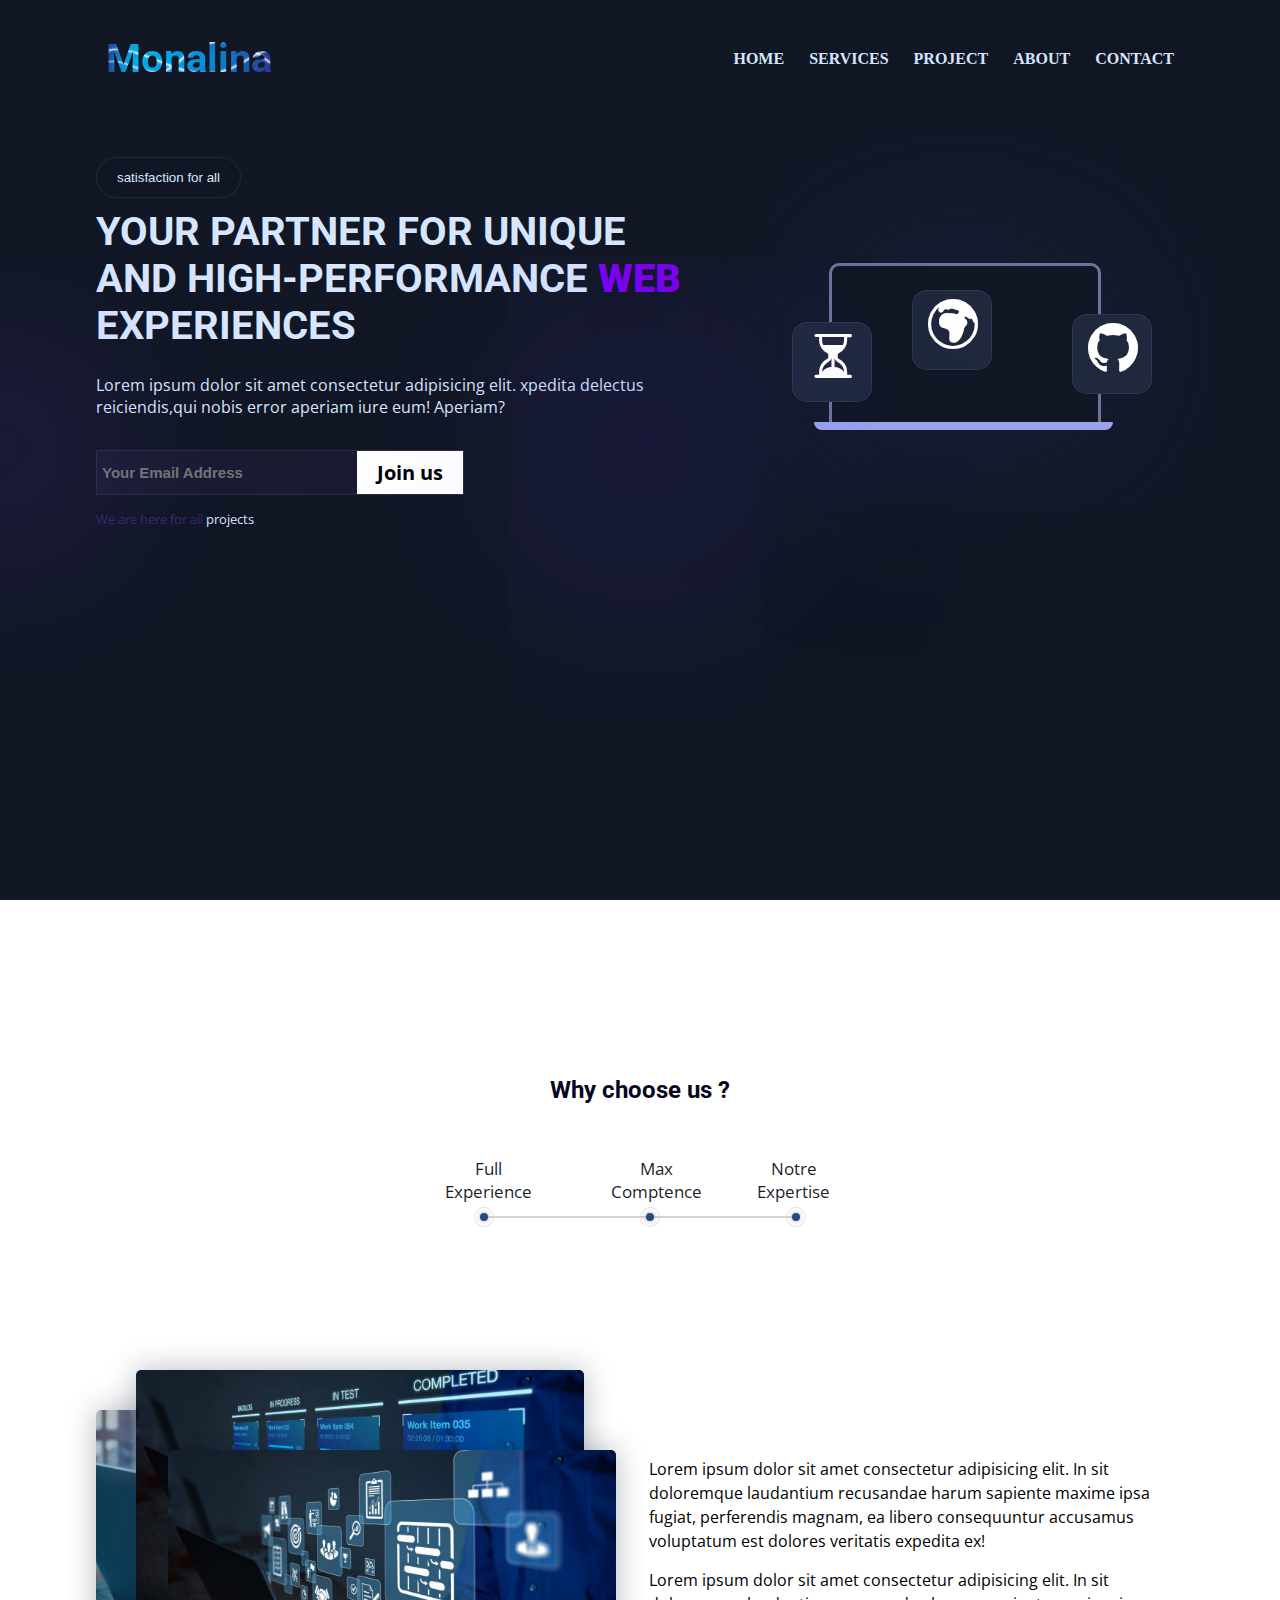
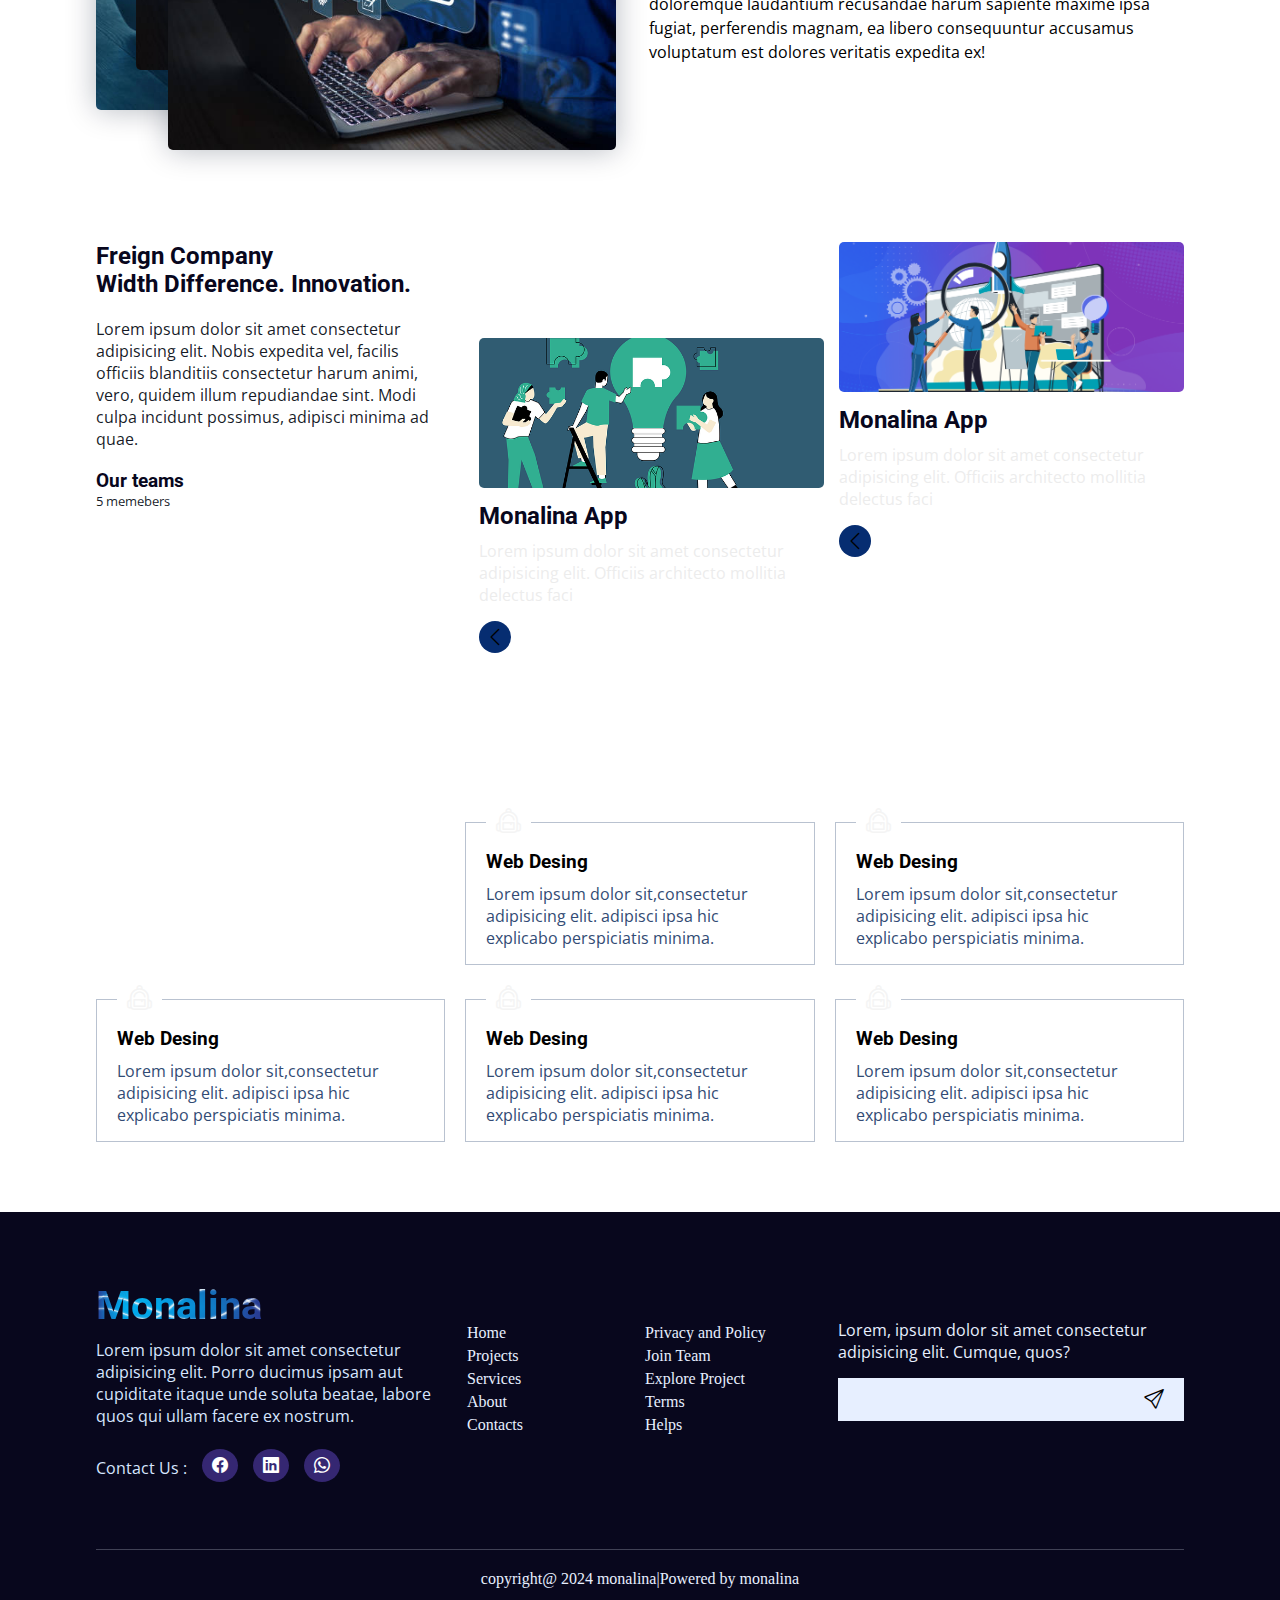
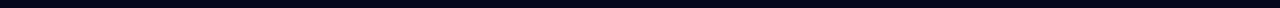
<file: src/index.html>
<!DOCTYPE html>
<html lang="en">
<head>
    <meta charset="UTF-8">
    <meta name="viewport" content="width=device-width, initial-scale=1.0">
    <link rel="stylesheet" href="../public/asserts/bootstrap/font/bootstrap-icons.css">
    <link rel="stylesheet" href="global.css">
    <title>Document</title>
</head>
<body>
    <!-- HEADER -->

    <header>
        <nav>
            <div class="nav-bar">
                <div class="logo">
                    <h1>Monalina</h1>
                </div>
                <ul>
                    <li>
                        <a href="">Home</a>
                    </li>
                    <li>
                        <a href="">Services</a>
                    </li>
                    <li>
                        <a href="">Project</a>
                    </li>
                    <li>
                        <a href="./pages/about.html">About</a>
                    </li>
                    <li>
                        <a href="./pages/contact.html">Contact</a>
                    </li>
                </ul>
                <div class="responsive-bar"><i class="bi bi-list"></i></div>
            </div>
        </nav>

        <!-- hero -->

        <div class="hero">
            <div class="description">
                <button>satisfaction for all</button>
                <h1>
                    Your partner for unique <br> and  high-performance <strong>web</strong> experiences
                </h1>
                <p>
                    Lorem ipsum dolor sit amet consectetur adipisicing elit. 
                    xpedita delectus reiciendis,qui nobis error aperiam iure eum! Aperiam?
                </p>
                <form action="">
                    <div class="input-email">
                        <input type="email" placeholder="Your Email Address">
                        <b>Join us</b>
                    </div>
                </form>
                <small>We are here for all <b>projects</b></small>
            </div>
            <div class="example">
                <div class="device">
                    <div class="div"></div>
                    <div>
                        <div class="git"><i class="bi bi-github"></i></div>
                        <div class="world"><i class="bi bi-globe-europe-africa"></i></div>
                        <div class="glass"><i class="bi bi-hourglass-split"></i></div>
                    </div>
                </div>
                <div></div>
            </div>
        </div>
        <!-- end hero -->

    </header>

    <!-- END HEADER -->

    <!-- MAIN -->

    <main>
        <section>
            <div class="container">

                <!-- chooses -->
                <div class="chooses">
                    <div class="choose-us">
                        <h2>Why choose us ?</h2>
                        <div class="ex">
                            <small>
                                <p>Full <br> Experience</p>
                                <span></span>
                            </small>
                            <small>
                                <p>Max <br> Comptence</p>
                                <span></span>
                            </small>
                            <small>
                                <p>Notre <br>Expertise</p>
                                <span></span>
                            </small>
                        </div>
                    </div>
                    <div class="start-with">
                        <div>
                            <img src="../public/asserts/images/start/choose3.jpg" alt="">
                            <img src="../public/asserts/images/start/choose2.jpg" alt="">
                            <img src="../public/asserts/images/start/choose1.jpg" alt="">
                        </div>
                        <div>
                            <p>
                                Lorem ipsum dolor sit amet consectetur adipisicing elit.
                                In sit doloremque laudantium recusandae harum sapiente 
                                maxime ipsa fugiat, perferendis magnam, ea libero consequuntur accusamus voluptatum est dolores veritatis expedita ex!
                            </p>
                            <p>
                                Lorem ipsum dolor sit amet consectetur adipisicing elit.
                                In sit doloremque laudantium recusandae harum sapiente
                                maxime ipsa fugiat, perferendis magnam, ea libero consequuntur accusamus voluptatum est dolores veritatis expedita ex!
                            </p>
                        </div>
                    </div>
                </div>
                <!-- end chooses -->

                <!-- project container -->
                <div class="projects-container">
                    <div class="projects">
                        <div class="project-infos pro">
                            <h2>
                                Freign Company <br>
                                Width Difference.
                                Innovation.
                            </h2>
                            <p>
                                Lorem ipsum dolor sit amet consectetur adipisicing elit. 
                                Nobis expedita vel, facilis officiis blanditiis
                                consectetur harum animi, vero, quidem illum repudiandae sint. Modi culpa incidunt possimus, adipisci minima ad quae.
                            </p>
                            <div class="team">
                                <h3>Our teams</h3>
                                <small>5 memebers</small>
                            </div>
                        </div>
                        <div class="our-projects pro">
                            <div class="one project">
                                <img src="../public/asserts/images/start/p1.webp" alt="">
                                <h2>Monalina App</h2>
                                <p>
                                    Lorem ipsum dolor sit amet consectetur adipisicing elit. 
                                    Officiis architecto mollitia delectus faci
                                </p>
                                <i class="bi bi-chevron-left"></i>
                            </div>
                            <div class="two project">
                                <img src="../public/asserts/images/start/p2.png" alt="">
                                <h2>Monalina App</h2>
                                <p>
                                    Lorem ipsum dolor sit amet consectetur adipisicing elit. 
                                    Officiis architecto mollitia delectus faci
                                </p>
                                <i class="bi bi-chevron-left"></i>
                            </div>
                        </div>
                    </div>
                </div>
                <!-- end project container -->

                <!-- services -->
                <div class="services">
                    <div class="our-services">
                        <h2 class="text">
                            
                        </h2>
                        <fieldset>
                            <legend><i class="bi bi-backpack2"></i></legend>
                            <div>
                                <h3>Web Desing</h3>
                                <p>
                                    Lorem ipsum dolor sit,consectetur adipisicing elit. 
                                    adipisci ipsa hic explicabo perspiciatis minima.
                                </p>
                            </div>
                        </fieldset>
                        <fieldset>
                            <legend><i class="bi bi-backpack2"></i></legend>
                            <div>
                                <h3>Web Desing</h3>
                                <p>
                                    Lorem ipsum dolor sit,consectetur adipisicing elit. 
                                    adipisci ipsa hic explicabo perspiciatis minima.
                                </p>
                            </div>
                        </fieldset>
                        <fieldset>
                            <legend><i class="bi bi-backpack2"></i></legend>
                            <div>
                                <h3>Web Desing</h3>
                                <p>
                                    Lorem ipsum dolor sit,consectetur adipisicing elit. 
                                    adipisci ipsa hic explicabo perspiciatis minima.
                                </p>
                            </div>
                        </fieldset>
                        <fieldset>
                            <legend><i class="bi bi-backpack2"></i></legend>
                            <div>
                                <h3>Web Desing</h3>
                                <p>
                                    Lorem ipsum dolor sit,consectetur adipisicing elit. 
                                    adipisci ipsa hic explicabo perspiciatis minima.
                                </p>
                            </div>
                        </fieldset>
                        <fieldset>
                            <legend><i class="bi bi-backpack2"></i></legend>
                            <div>
                                <h3>Web Desing</h3>
                                <p>
                                    Lorem ipsum dolor sit,consectetur adipisicing elit. 
                                    adipisci ipsa hic explicabo perspiciatis minima.
                                </p>
                            </div>  
                        </fieldset>
                    </div>
                </div>
                <!-- end services -->
            </div>
        </section>
    </main>

    <!-- END MAIN -->

    <!-- FOOTER -->

    <footer>
        <div class="footer-container">
            <div class="logo">
                <h1>Monalina</h1>
                <p>
                    Lorem ipsum dolor sit amet consectetur adipisicing elit. 
                    Porro ducimus ipsam aut cupiditate itaque unde soluta beatae, 
                    labore quos qui ullam facere ex nostrum. 
                </p>
                <div class="contacts">
                    <b>Contact Us :</b>
                    <a href="">
                        <i class="bi bi-facebook"></i>
                    </a>
                    <a href="">
                        <i class="bi bi-linkedin"></i>
                    </a>
                    <a href="">
                        <i class="bi bi-whatsapp"></i>
                    </a>
                </div>
            </div>
            <div class="footer-content">
                <div>
                    <h3>Navigation</h3>
                    <ul>
                        <li>
                            <a href="">Home</a>
                        </li>
                        <li>
                            <a href="">Projects</a>
                        </li>
                        <li>
                            <a href="">Services</a>
                        </li>
                        <li>
                            <a href="">About</a>
                        </li>
                        <li>
                            <a href="">Contacts</a>
                        </li>
                    </ul>
                </div>
                <div>
                    <h3>Configuration</h3>
                    <ul>
                        <li>
                            <a href="">Privacy and Policy</a>
                        </li>
                        <li>
                            <a href="">Join Team</a>
                        </li>
                        <li>
                            <a href="">Explore Project</a>
                        </li>
                        <li>
                            <a href="">Terms</a>
                        </li>
                        <li>
                            <a href="">Helps</a>
                        </li>
                    </ul>
                </div>
            </div>
            <div>
                <h3>NewsLetter</h3>
                <p>
                    Lorem, ipsum dolor sit amet consectetur 
                    adipisicing elit. Cumque, quos?
                </p>
                <form action="">
                    <div class="input-email">
                        <input type="email" name="" id="">
                        <i class="bi bi-send"></i>
                    </div>
                </form>
            </div>
        </div>
        <div class="copyright">
            <div>copyright@ 2024 monalina|Powered by monalina</div>
        </div>
    </footer>

    <!-- END FOOTER -->


    <!-- Script JavaScript -->

    <script src="script.js" type="module"></script>
</body>
</html>
</file>
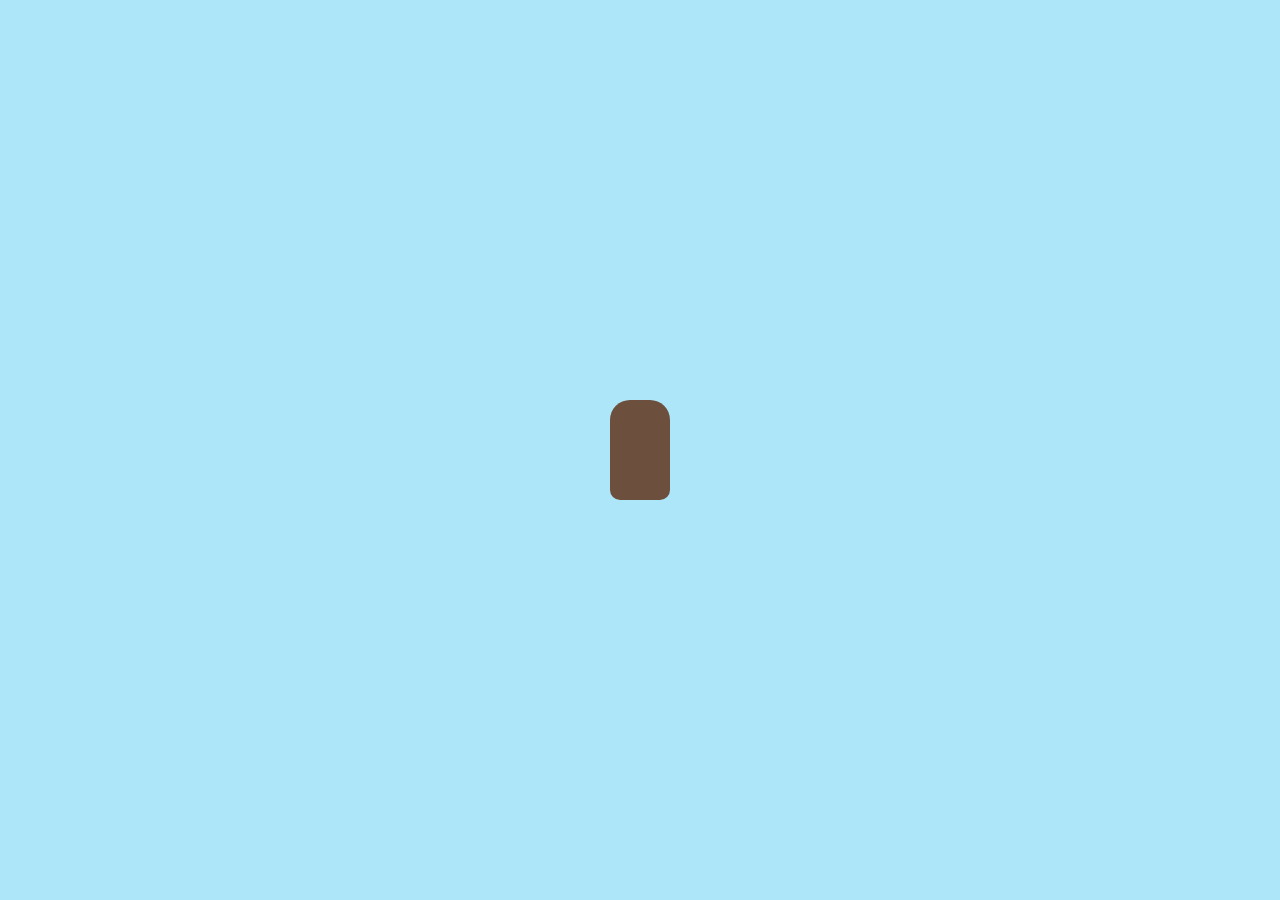
<file: src/test.html>
<!DOCTYPE html>
<html lang="fr">
<head>
  <meta charset="UTF-8">
  <meta name="viewport" content="width=device-width, initial-scale=1.0">
  <title>Flottement</title>
  <style>
    body {
      background: #aee6f9; /* eau claire */
      display: flex;
      justify-content: center;
      align-items: center;
      height: 100vh;
      margin: 0;
    }

    .bottle {
      width: 60px;
      height: 100px;
      background: #6c4f3d; /* couleur bouteille */
      border-radius: 20px 20px 10px 10px;
      animation: float 3s ease-in-out infinite;
    }

    @keyframes float {
      0%   { 
        transform: translateY(0px) rotate(-1deg);
      }
      50%  { transform: translateY(-10px) rotate(5deg); }
      100% { transform: translateY(0px) rotate(-1deg); }
    }
  </style>
</head>
<body>
  <div class="bottle"></div>
</body>
</html>
</file>
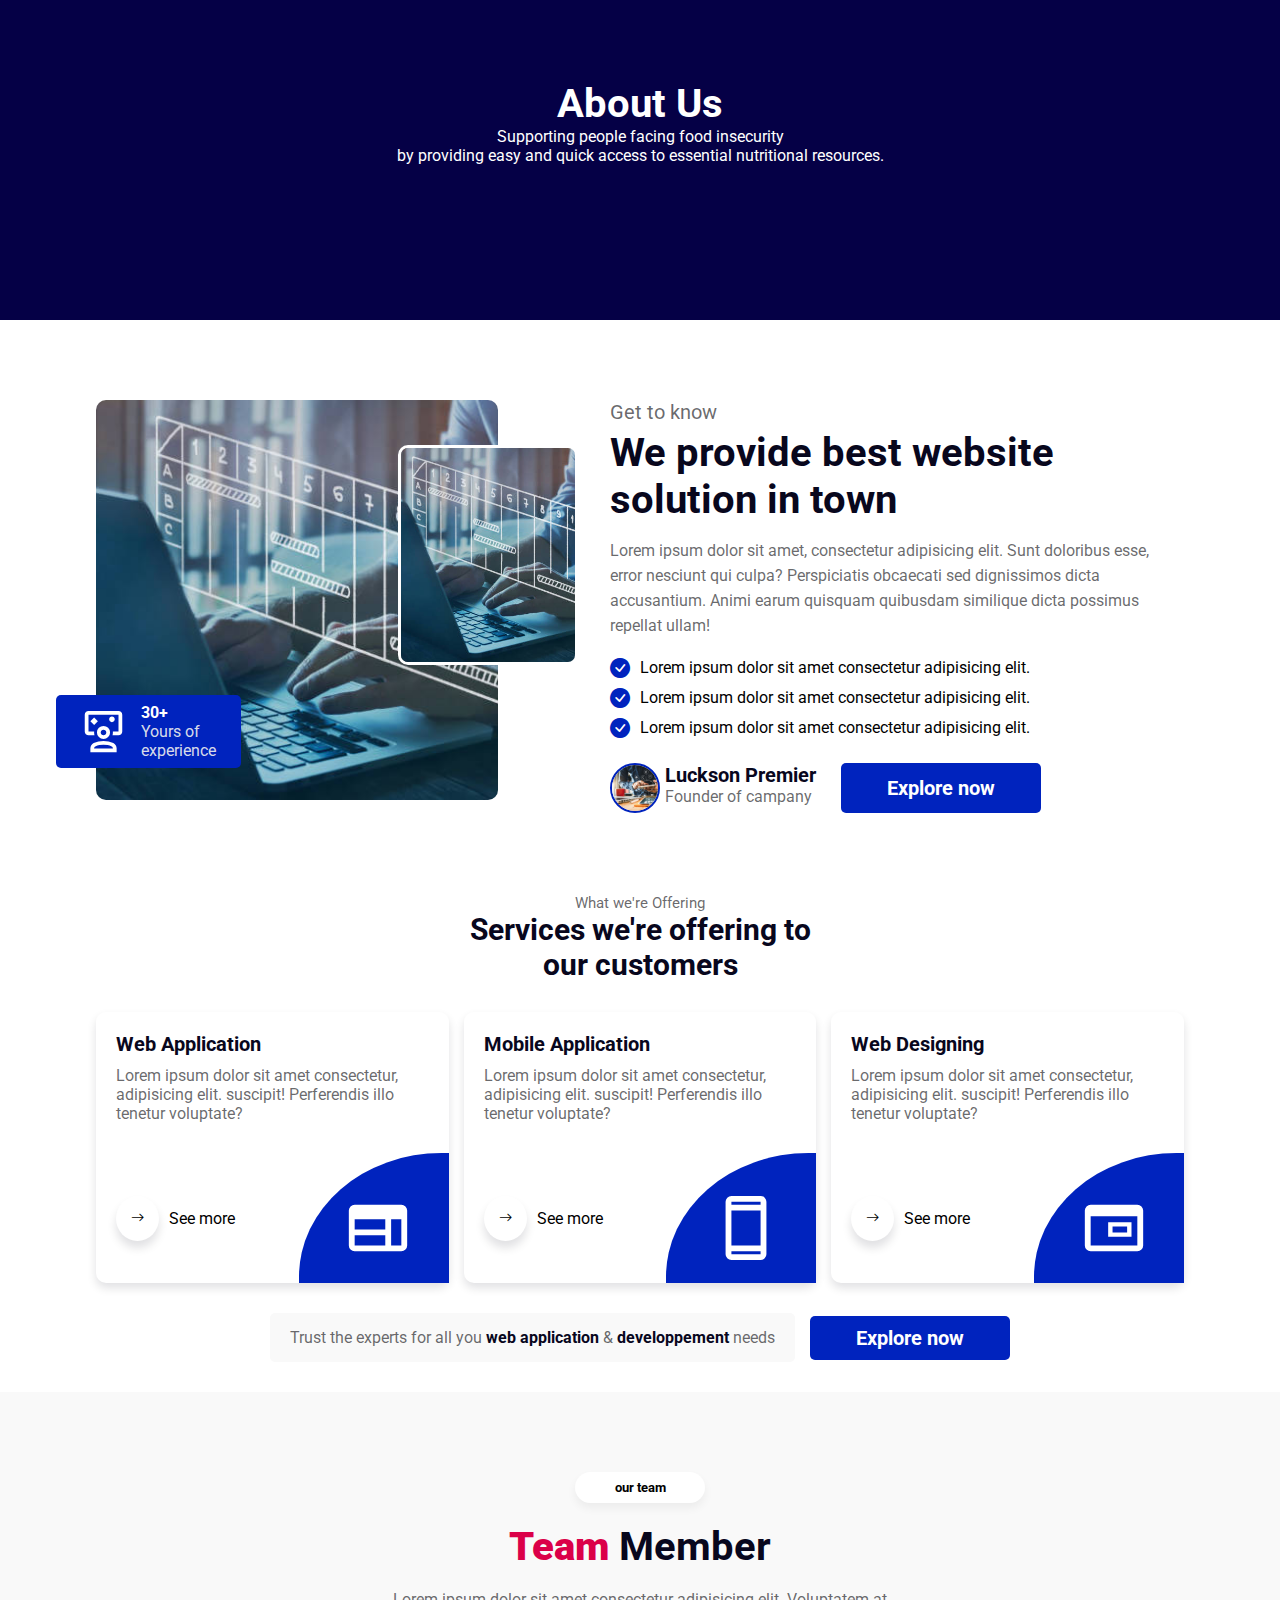
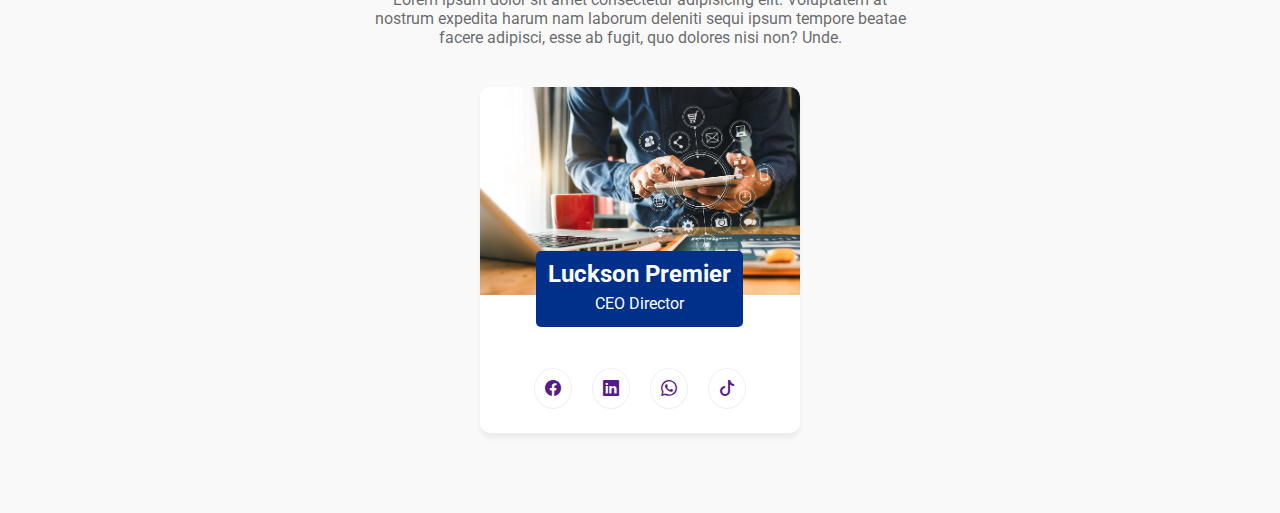
<file: src/pages/about.html>
<!DOCTYPE html>
<html lang="en">
<head>
    <meta charset="UTF-8">
    <meta name="viewport" content="width=device-width, initial-scale=1.0">
    <link rel="stylesheet" href="../../public/asserts/bootstrap/font/bootstrap-icons.css">
    <link rel="stylesheet" href="../styleSheet/about.css">
    <title>Document</title>
    <style>

    </style>
</head>
<body>
 
    <section>
        <div class="about-hero">
            <div class="hero">
                <h1>About Us</h1>
                <p>
                    Supporting people facing food insecurity </br> 
                    by providing easy and quick access to essential nutritional resources.
                </p>
            </div>
        </div>
    </section>

    <main>
        <section>
            <div class="about-content">
                <div class="images">
                    <img src="../../public/asserts/images/start/choose3.jpg" alt="">
                    <img src="../../public/asserts/images/start/choose3.jpg" alt="">
                    <div>
                        <svg 
                            xmlns="http://www.w3.org/2000/svg" 
                            height="45px" 
                            viewBox="0 -960 960 960" 
                            width="45px" 
                            fill="#ffffff">
                            <path 
                                d="m280-620 80-80-80-80-80 80 80 80Zm200-40ZM160-400q-33 
                                0-56.5-23.5T80-480v-360q0-33 23.5-56.5T160-920h640q33 0 56.5 
                                23.5T880-840v360q0 33-23.5 56.5T800-400H671q6-20 8-40t0-40h121v-360H160v360h121q-2
                                20 0 40t8 40H160Zm500-280q25 0 42.5-17.5T720-740q0-25-17.5-42.5T660-800q-25
                                0-42.5 17.5T600-740q0 25 17.5 42.5T660-680ZM200-40v-84q0-35 19.5-65t51.5-45q49-23 
                                102-34.5T480-280q54 0 107 11.5T689-234q32 15 51.5 45t19.5 65v84H200Zm80-80h400v-4q0-12-7-22t-18-15q-42-19-86-29t-89-10q-45
                                0-89 10t-86 29q-11 5-18 15t-7 22v4Zm200-200q-58 0-99-41t-41-99q0-58 41-99t99-41q58 0 99 
                                41t41 99q0 58-41 99t-99 41Zm0-80q25 0 42.5-17.5T540-460q0-25-17.5-42.5T480-520q-25 
                                0-42.5 17.5T420-460q0 25 17.5 42.5T480-400Zm0-60Zm0 340Z"/>
                        </svg>
                        <div>
                            <b>30+</b>
                            <p>
                                Yours of <br>
                                experience
                            </p>
                        </div>
                    </div>
                </div>
                <div class="offers">
                    <small>Get to know</small>
                    <h1>We provide best website solution in town</h1>
                    <p>
                        Lorem ipsum dolor sit amet, consectetur adipisicing elit. Sunt doloribus esse, error nesciunt qui culpa? Perspiciatis obcaecati sed dignissimos dicta accusantium. 
                        Animi earum quisquam quibusdam similique dicta possimus repellat ullam!
                    </p>
                    <div class="works">
                        <div>
                            <i class="bi bi-check-circle-fill"></i>
                            <p>Lorem ipsum dolor sit amet consectetur adipisicing elit.</p>
                        </div>
                        <div>
                            <i class="bi bi-check-circle-fill"></i>
                            <p>Lorem ipsum dolor sit amet consectetur adipisicing elit.</p>
                        </div>
                        <div>
                            <i class="bi bi-check-circle-fill"></i>
                            <p>Lorem ipsum dolor sit amet consectetur adipisicing elit.</p>
                        </div>
                    </div>
                    <div class="admin-infos">
                        <div class="infos">
                            <div class="image">
                                <img src="../../public/asserts/images/start/start-tarp.webp" alt="">
                            </div>
                            <div class="name">
                                <h2>Luckson Premier</h2>
                                <p>Founder of campany</p>
                            </div>
                        </div>
                        <button>Explore now</button>
                    </div>
                </div>
            </div>
        </section>

        <section>
            <!-- all offers  -->
            <div class="all-offers">

                <div class="title">
                    <small>What we're Offering</small>
                    <h2>Services we're offering to <br> our customers</h2>
                </div>

                <!-- offers -->
                <div class="best-offers">
                    <div class="offers">
                        <div class="service">
                            <h2>Web Application</h2>
                            <p>
                                Lorem ipsum dolor sit amet consectetur, adipisicing elit.
                                suscipit! Perferendis illo tenetur voluptate?
                            </p>
                        </div>
                        <div class="explore">
                            <div>
                                <button><i class="bi bi-arrow-right"></i></button>
                                <p>See more</p>
                            </div>
                            <div>
                                <svg 
                                    xmlns="http://www.w3.org/2000/svg" 
                                    height="70px" 
                                    viewBox="0 -960 960 960" 
                                    width="70px" 
                                    fill="#ffffff">
                                    <path 
                                        d="M160-160q-33 0-56.5-23.5T80-240v-480q0-33 23.5-56.5T160-800h640q33
                                        0 56.5 23.5T880-720v480q0 33-23.5 56.5T800-160H160Zm0-80h420v-140H160v140Zm500 
                                        0h140v-360H660v360ZM160-460h420v-140H160v140Z"/>
                                </svg>
                            </div>
                        </div>
                    </div>
                    <div class="offers">
                        <div class="service">
                            <h2>Mobile Application</h2>
                            <p>
                                Lorem ipsum dolor sit amet consectetur, adipisicing elit.
                                suscipit! Perferendis illo tenetur voluptate?
                            </p>
                        </div>
                        <div class="explore">
                            <div>
                                <button><i class="bi bi-arrow-right"></i></button>
                                <p>See more</p>
                            </div>
                            <div>
                                <svg 
                                    xmlns="http://www.w3.org/2000/svg" 
                                    height="70px" 
                                    viewBox="0 -960 960 960" 
                                    width="70px" 
                                    fill="#ffffff">

                                    <path 
                                        d="M280-40q-33 0-56.5-23.5T200-120v-720q0-33 
                                        23.5-56.5T280-920h400q33 0 56.5 23.5T760-840v720q0 33-23.5 
                                        56.5T680-40H280Zm0-120v40h400v-40H280Zm0-80h400v-480H280v480Zm0-560h400v-40H280v40Zm0 
                                        0v-40 40Zm0 640v40-40Z"/>
                                </svg>
                            </div>
                        </div>
                    </div>
                    <div class="offers">
                        <div class="service">
                            <h2>Web Designing</h2>
                            <p>
                                Lorem ipsum dolor sit amet consectetur, adipisicing elit.
                                suscipit! Perferendis illo tenetur voluptate?
                            </p>
                        </div>
                        <div class="explore">
                            <div>
                                <button><i class="bi bi-arrow-right"></i></button>
                                <p>See more</p>
                            </div>
                            <div>
                                <svg 
                                    xmlns="http://www.w3.org/2000/svg" 
                                    height="70px" 
                                    viewBox="0 -960 960 960" 
                                    width="70px" 
                                    fill="#ffffff">
                                    <path d="M460-420h200v-80H460v80Zm-60 60v-200h320v200H400ZM160-160q-33
                                        0-56.5-23.5T80-240v-480q0-33 23.5-56.5T160-800h640q33 
                                        0 56.5 23.5T880-720v480q0 33-23.5 56.5T800-160H160Zm0-80h640v-400H160v400Z"/>
                                    </svg>
                            </div>
                        </div>
                    </div>  
                </div>
                <!-- end offers -->

                <div class="expert">
                    <p>Trust the experts for all you <b>web application</b> & <b>developpement</b>  needs</p>
                    <button>Explore now</button>
                </div>
            </div>
                <!-- end all offers  -->
        </section>


        <section class="team">
            <!-- team members  -->
            <div class="team-members">

                <div class="title">
                    <button>
                        <b>our team</b>
                    </button>
                    <h1><strong>Team</strong> Member</h1>
                    <p>
                        Lorem ipsum dolor sit amet consectetur adipisicing elit.
                        Voluptatem at nostrum expedita harum nam laborum deleniti sequi 
                        ipsum tempore beatae facere adipisci, esse ab fugit, quo dolores nisi non? Unde.
                    </p>
                </div>

                <!-- members -->
                <div class="members">
                    <div class="member">
                        <img src="../../public/asserts/images/start/start-tarp.webp" alt="">
                        <div class="identity">
                            <div>
                                <h2>Luckson Premier</h2>
                                <p>CEO Director</p>
                            </div>
                            <div class="media">
                                <a href="">
                                    <i class="bi bi-facebook"></i>
                                </a>
                                <a href="">
                                    <i class="bi bi-linkedin"></i>
                                </a>
                                <a href="">
                                    <i class="bi bi-whatsapp"></i>
                                </a>
                                <a href="">
                                    <i class="bi bi-tiktok"></i>
                                </a>
                            </div>
                        </div>
                    </div>
                </div>
                <!-- end members -->
            </div>
                <!-- end team members -->
        </section>  
    </main>

</body>
</html>
</file>
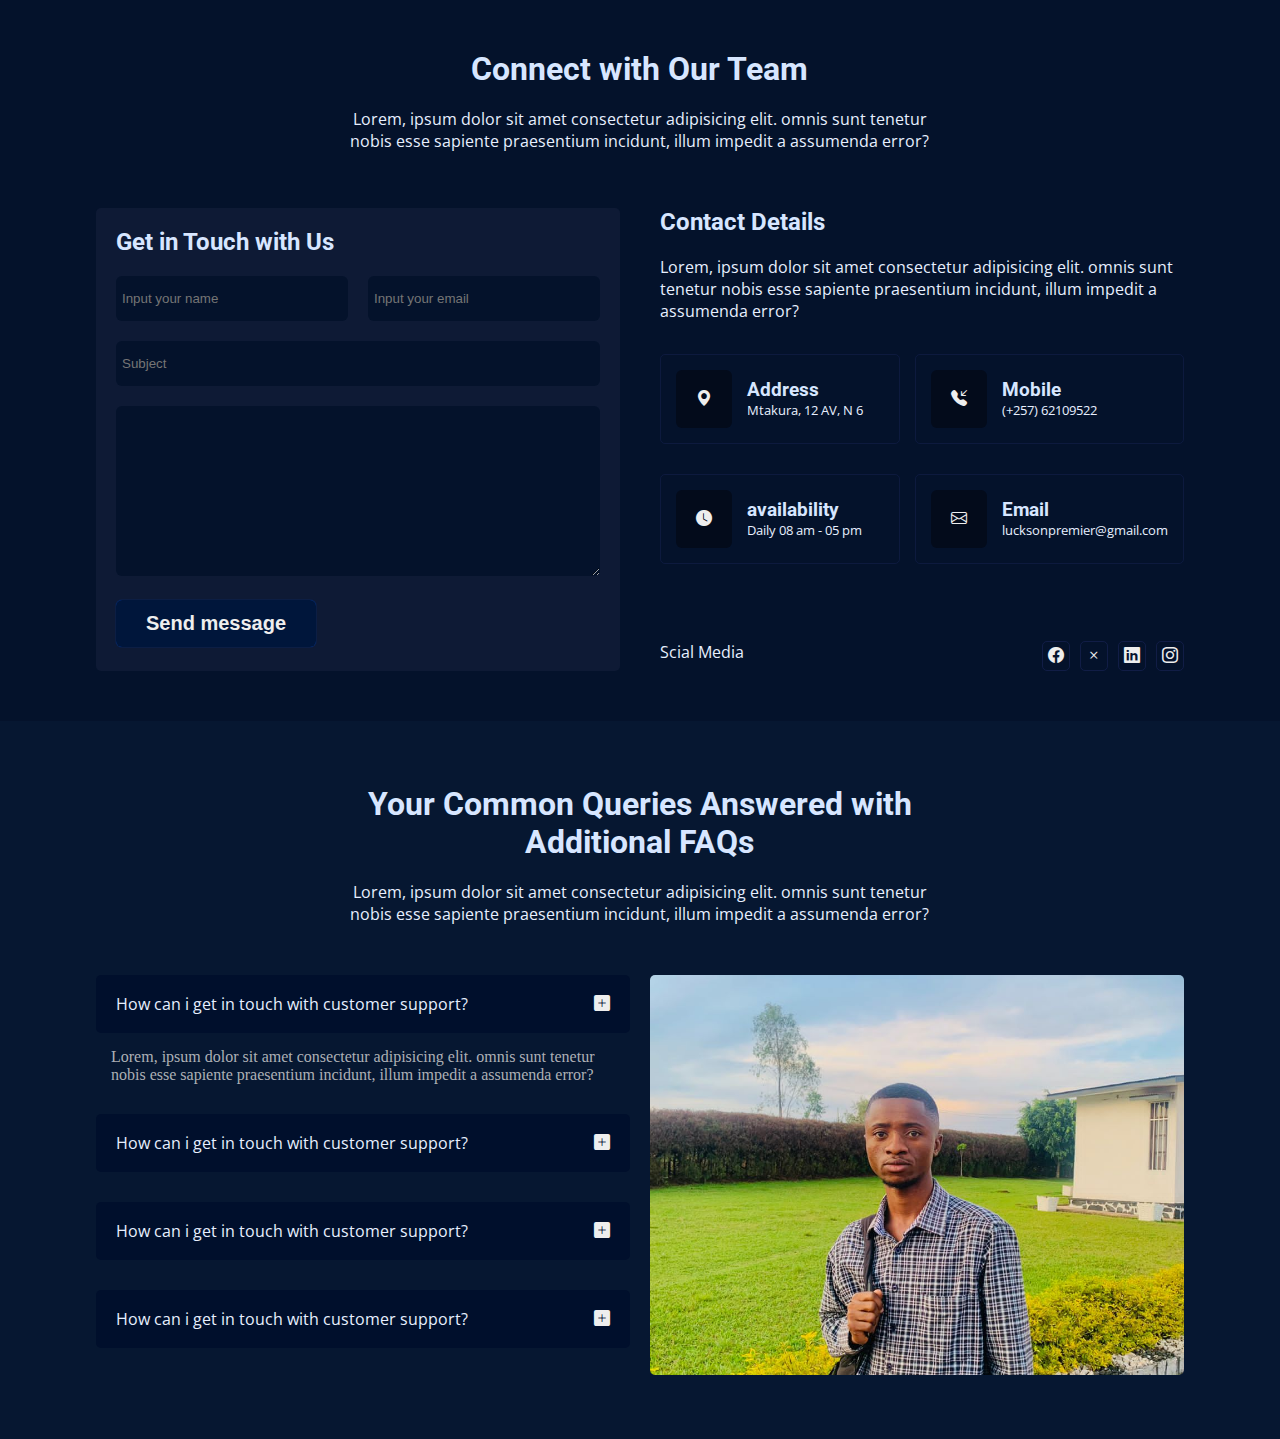
<file: src/pages/contact.html>
<!DOCTYPE html>
<html lang="en">
<head>
    <meta charset="UTF-8">
    <meta name="viewport" content="width=device-width, initial-scale=1.0">
    <link rel="stylesheet" href="../../public/asserts/bootstrap/font/bootstrap-icons.css">
    <link rel="stylesheet" href="../styleSheet/contact.css">
    <title>Document</title>
</head>
<body>
    <div class="contact-container">
        <div class="contact-informations">

            <!-- contact -->
            <div class="main-title">
                <h1>Connect with Our Team</h1>
                <p>
                    Lorem, ipsum dolor sit amet consectetur adipisicing elit.
                    omnis sunt tenetur nobis esse sapiente praesentium incidunt,
                    illum impedit a assumenda error?
                </p>
            </div>
            <div class="contacts">
                <div class="contact-form">
                    <h2>Get in Touch with Us</h2>
                    <form action="">
                        <div class="inputs">
                            <input type="text" placeholder="Input your name" required>
                            <input type="email" placeholder="Input your email" required>
                        </div>
                        <div class="subject">
                            <input type="text" placeholder="Subject">
                        </div>
                        <div class="area">
                            <textarea name="" id="" rows="10" required></textarea>
                        </div>
                        <button type="submit">Send message</button>
                    </form>
                </div>
                <div class="contact-details">
                    <div class="title">
                        <h2>Contact Details</h2>
                        <p>
                            Lorem, ipsum dolor sit amet consectetur adipisicing elit.
                            omnis sunt tenetur nobis esse sapiente praesentium incidunt,
                            illum impedit a assumenda error?
                        </p>
                    </div>
                    <div class="details">
                        <address class="address-availability parent-selection">
                            <div class="address child-selection">
                                <i class="bi bi-geo-alt-fill"></i>
                                <div>
                                    <h3>Address</h3>
                                    <small>Mtakura, 12 AV, N 6</small>
                                </div>
                            </div>
                            <div class="availability child-selection">
                                <i class="bi bi-clock-fill"></i>
                                <div>
                                    <h3>availability</h3>
                                    <small>Daily 08 am - 05 pm</small>
                                </div>
                            </div>
                        </address>
                        <address class="mail-phone-contact parent-selection">
                            <div class="phone child-selection">
                                <i class="bi bi-telephone-inbound-fill"></i>
                                <div>
                                    <h3>Mobile</h3>
                                    <small>(+257) 62109522</small>
                                </div>
                            </div>
                            <div class="email child-selection">
                                <i class="bi bi-envelope"></i>
                                <div>
                                    <h3>Email</h3>
                                    <small>lucksonpremier@gmail.com</small>
                                </div>
                            </div>
                        </address>
                    </div>
                    <div class="social-media">
                        <b>Scial Media</b>
                        <div class="media-icons">
                            <a href=""><i class="bi bi-facebook"></i></a>
                            <a href=""><i class="bi bi-x"></i></a>
                            <a href=""><i class="bi bi-linkedin"></i></a>
                            <a href=""><i class="bi bi-instagram"></i></a>
                        </div>
                    </div>
                </div>
            </div>
            <!-- end contact -->
        </div>

         <!-- Answers -->

        <div class="answers-container">
            <div class="answers-content">
                <div class="title">
                    <h1>Your Common Queries Answered with Additional  FAQs</h1>
                    <p>
                        Lorem, ipsum dolor sit amet consectetur adipisicing elit.
                        omnis sunt tenetur nobis esse sapiente praesentium incidunt,
                        illum impedit a assumenda error?
                    </p>
                </div>
                <div class="all-faqs">
                    <div class="all-answers">
                        <div class="answers">
                            <div class="answer">
                                <p>How can i get in touch with customer support?</p>
                                <div>
                                    <i class="bi bi-plus-square-fill"></i>
                                    <i class="bi bi-dash-square-fill"></i>
                                </div>
                            </div>
                            <div class="response">
                                Lorem, ipsum dolor sit amet consectetur adipisicing elit.
                                omnis sunt tenetur nobis esse sapiente praesentium incidunt,
                                illum impedit a assumenda error?
                            </div>
                        </div>
                        <div class="answers">
                            <div class="answer">
                                <p>How can i get in touch with customer support?</p>
                                <div>
                                    <i class="bi bi-plus-square-fill"></i>
                                    <i class="bi bi-dash-square-fill"></i>
                                </div>
                            </div>
                            <div style="display: none;"></div>
                        </div>
                        <div class="answers">
                            <div class="answer">
                                <p>How can i get in touch with customer support?</p>
                                <div>
                                    <i class="bi bi-plus-square-fill"></i>
                                    <i class="bi bi-dash-square-fill"></i>
                                </div>
                            </div>
                            <div style="display: none;"></div>
                        </div>
                        <div class="answers">
                            <div class="answer">
                                <p>How can i get in touch with customer support?</p>
                                <div>
                                    <i class="bi bi-plus-square-fill"></i>
                                    <i class="bi bi-dash-square-fill"></i>
                                </div>
                            </div>
                            <div style="display: none;"></div>
                        </div>
                    </div>
                    <div class="image">
                        <img src="../../public/asserts/images/start/IMG-20241014-WA0020.jpg" alt="">
                    </div>
                </div>
            </div>
        </div>

        <!-- And Answers -->
    </div>
</body>
</html>
</file>
<file: src/global.css>
@import url('https://fonts.googleapis.com/css2?family=Open+Sans:ital,wght@0,300..800;1,300..800&family=Roboto:ital,wght@0,100..900;1,100..900&display=swap');


*{
    margin: 0;
    padding: 0;
    outline: none;
    box-sizing: border-box;
    text-decoration: none;
    list-style: none;
}

:root{

    --white-color: #ffffff;
    --smoke-color: #eeeeee;
    
    --blue-color-600: #352772;
    --blue-color-650:#2A1E5E;
    --blue-color-700: #171a50;
    --blue-color-900: #050046;
    --blue-color-950: #08071d;

    --black-color-700: #1D1540;
    --black-color-800:#101624;
    --black-color-900: #130B1A;

    --red-color:#db0049;

    /* transparence */

    --smoke-T918:#eeeeeef5;
    --smoke-T341:#f0f0f06b;
    --smoke-T082:#f0f0f015;
    --darkblue-T122:#08071b1f;
    --darkblue-T055:#08071b0e;
    --darkblue-T643: #121216a4;


    --width:85%;
    --max-width:1400px;
    --margin:0 auto;
}

html{
    scroll-behavior: smooth;
    transition:all 0.5s ease-in-out;
}


body{
    background: var(--white-color);
}
h1,h2,h3{
    color: var(--blue-color-950);
    font-family: "Roboto", sans-serif;
    font-optical-sizing: auto;
}
p, small, b{
    font-family: "Open Sans", sans-serif;
    font-weight: 400;
    font-optical-sizing: auto;
    color: #00050ee8;
}



/*################# 
   HEADER STYLE
#################*/

header{
    background: #111724;
    height: 100vh;
}
header::before{
    content: "";
    position: absolute;
    inset: 50%;
    width: 0px;
    height: 0px;
    background: var(--blue-color-600);
    z-index: 10;
    box-shadow: 0 0 300px 50px #623ffc;
}
header::after{
    content: "";
    position: absolute;
    left: 0;
    bottom: 50%;
    width: 0px;
    height: 0px;
    background:var(--blue-color-600);
    box-shadow: 0 0 200px 50px #783eff9c;
}

header nav{
    padding: 20px 0;
    width: 100%;
    z-index: 50;
}

header nav .nav-bar{
    display: flex;
    align-items: center;
    justify-content: space-between;
    column-gap: 10px;
    padding: 15px 10px;
    border-radius: 50px;
    width: var(--width);
    max-width: var(--max-width);
    margin: var(--margin);
    background: var(--DARK-PEARL);
}
.logo h1{
    color: transparent;
    background: url("../public/asserts/images/start/log.jpeg");
    background-clip: text;
    -webkit-background-clip: text; 
    -webkit-text-fill-color: transparent;
    
    font-size: 40px; 
    font-weight: bold;
    
    background-size: cover;
    background-position: center;
    background-repeat: no-repeat;
    
    display: inline-block;
}

header nav ul{
    display: flex;
    column-gap: 25px;
}
header nav ul a{
    color: #d7e6ff;
    font-weight: bold;
    text-transform: uppercase;
}
header nav ul a:hover{
    color: var(--BLUE-COLOR);
}

.responsive-bar{
    display: none;
    font-size: 25px;
    color: var(--SOFT-SPEACH);
    cursor: pointer;
}
.responsive-bar:hover{
    color: #ff9ee2;
}

/* hero style */

.hero{
    width: var(--width);
    margin: 40px auto 0 auto;
    display: flex;
    align-items: center;
    gap:20px 5em;
    position: relative;
}
.hero .description{
    width: 60%;
    color: var(--WHITE-COLOR);
}
.hero .description button{
    padding: 12px 20px;
    border-radius: 25px;
    color: #d7e6ff;
    background: var(--black-color-800);
    border: 1px solid var(--smoke-T082);
}
.hero .description h1{
    margin-top: 10px;
    font-size: clamp(25px, 5vw, 40px);
    text-transform: uppercase;
    color: #d7e6ff;
    transition: opacity 1s ease-in-out;
    z-index: 20;
}
.hero .description h1 strong{
    font-size: clamp(25px, 5vw, 40px);
    color: #7c00f0;
}
.hero .description p{
    color: #d7e6ff;
    margin: 25px 0;
}

.hero form .input-email{
    display: flex;
    align-items: center;
    justify-content: space-between;
    background: #191C31;
    border: 1px solid var(--smoke-T082);
    margin-top: 2em;
    width: 23em;
}
.hero form .input-email input{
    width: 18em;
    padding: 13px 5px;
    color: var(--smoke-T918);
    background: #191C31;
    font-weight: bold;
    font-size: 15px;
    border: none;
}
.hero form .input-email b{
    padding: 8px 20px;
    white-space: nowrap;
    font-size: 20px;
    font-weight: bold;
    color: var(--black-color);
    background: var(--white-color);
    cursor: pointer;
}
.hero form .input-email b:hover{
    background: var(--smoke-color);
}
.hero .description  small:last-child{
    display: inline-block;
    color: var(--blue-color-600);
    margin-top: 15px;
}
.hero .description  small:last-child b{
    color: #d7e6ff;
}


.hero .example{
    position: relative;
    box-shadow: 0 0 200px #1F2547;
}
.hero .example .device{
    width: 17em;
    height: 10em;
    border: 3px solid #6C749B;
    border-bottom: none;
    border-top-left-radius: 10px;
    border-top-right-radius: 10px;
}
.hero .example .device div{
    position: absolute;
}

.hero .example .device .div:nth-child(1){
    border-bottom: 8px solid #9AA2ED;
    width: 110%;
    left: -15px;
    bottom: -7px;
    border-radius: 0 0 10px 10px;
}
.hero .example .device div:nth-child(2) div{
    width: 80px;
    height: 80px;
    border: 1px solid var(--smoke-T082);
    background: #20283E;
    border-radius: 15px;
    transition: top 1s ease-in-out;
}
.hero .example .device div:nth-child(2) div i{
    color: var(--white-color);
    position: relative;
    left: 20%;
    top: 8%;
    font-size: 50px;
}
.device .git{
    left: 15em;
    top: -3em;
    animation: float1 5s ease-in-out infinite;
}
.device .world{
    left: 5em;
    top: -7em;
    width: 100px;
    height: 100px;
    animation: float 5s ease-in-out infinite;
}
.device .glass{
    left: -2.5em;
    top: -3.5em;
    animation: float 5s ease-in-out infinite;
}

/* animation style */

@keyframes float {
    0%{
        transform: translateY(0) rotate(-4deg);
    }
    50%{
        transform: translateY(-10px) rotate(5deg);
    }
    100%{
        transform: translateY(0) rotate(-4deg);
    }
}

@keyframes float1 {
    0%{
        transform: translateY(0) rotate(-1deg);
    }
    50%{
        transform: translateY(-10px) rotate(-15deg);
    }
    100%{
        transform: translateY(0) rotate(-1deg);
    }
}

.hero .title .h1.opacity{
    opacity: 1;
}

.device .git.top1{
    top: 3em;
}
.device .world.top2{
    top: 1.5em;
}
.device .glass.top3{
    top: 3.5em;
}

/* end animation style */


/*################# 
   HEADER STYLE
#################*/


/*################# 
   MAIN STYLE
#################*/


section{
    padding-top: 6em;
    background: var(--white-color);
}

/* choose style */

.chooses{
    width: var(--width);
    max-width: var(--max-width);
    margin:5em auto;
}
.chooses .choose-us{
    display: flex;
    flex-direction: column;
    justify-content: center;
    text-align: center;
}
.chooses .choose-us .ex{
    width: 20em;
    height: 2px;
    margin: 7em auto;
    background: #64676d4a;
    position: relative;
    transition: width 0.5s ease-in-out;
}
.chooses .choose-us .ex small{
    width: 20px;
    height: 20px;
    border:1px solid #cbcfd696;
    border-radius: 50%;
    position: absolute;
    top: -9px;
    cursor: pointer;
}
.chooses .choose-us .ex small:hover{
    border: 1px solid #0f67ff;
    box-shadow:0 0 10px #0762ff;
}
.chooses .choose-us .exsmall:hover p{
    color: #0762ff;
}
.chooses .choose-us .ex small:hover span{
    background: #0762ff;
    box-shadow:0 0 10px #0762ff;
}
.chooses .choose-us .ex small:nth-child(1){
    left: -6px;
}
.chooses .choose-us .ex small:nth-child(3){
    right: -6px;
}

.chooses .choose-us .ex small p{
    border-radius: 50%;
    position: absolute;
    top: -3em; 
    left: -30px;
    font-size: 17px;
}
.chooses .choose-us .ex small span{
    width: 8px;
    height: 8px;
    border-radius: 50%;
    background: #264985;
    box-shadow: 0 0 5px #949597ca;
    position: absolute;
    left: 30%;
    top: 25%;
}

.chooses .start-with{
    display: grid;
    grid-template-columns: 0.8fr 1fr;
    align-items: center;
    justify-content: space-between;
    gap: 5em;
    margin-top: 5em;
    transition: margin-top 0.5s ease-in-out;
}
.start-with div:nth-child(1){
    position: relative;
    height: 300px;
}
.start-with div:nth-child(1) img{
    position: absolute;
    width: 100%;
    height: 100%;
    object-fit: cover;
    border-radius: 5px;
    box-shadow: 0 0 30px #04122b4a;
}
.start-with div:nth-child(1) img:nth-child(2){
    top: -40px;
    left: 2.5em;
}
.start-with div:nth-child(1) img:nth-child(3){
    bottom: -40px;
    right: -4.5em;
}
.start-with div:nth-child(2){
    margin-left: 25px;
    display: flex;
    flex-direction: column;
    justify-content: space-around;
    gap: 15px;
}
.start-with div:nth-child(2) p{
    line-height: 1.5;  
    color: var(--CINDER-COLOR);
}

/* end choose style */


/* animation style */

.chooses .choose-us .ex.width{
    width: 30em;
}
.chooses .start-with.mt{
    margin-top: 0;
}

/* end animation style */


/* project style */

.projects-container{
    background: var(--white-color);
}

.projects{
    display: grid;
    grid-template-columns: 1fr 2fr;
    gap: 30px;
    width: var(--width);
    max-width: var(--max-width);
    margin: var(--margin);
    padding: 100px 0;
}
.projects .project-infos{
    margin-top: -3em;
    transition: margin 0.5s ease-in-out;
}
.projects .project-infos p{
    margin: 20px 0;
}
.projects .project-infos .team{
    display: flex;
    flex-direction: column;
}
.projects .our-projects{
    display: flex;
    justify-content: space-between;
    gap: 50px 15px;
}
.projects .our-projects div{
    flex-basis: 200;
    height: 300px;
}
.projects .our-projects .one{
    margin-top: 3em;
    transition: margin 0.5s ease-in-out;
}
.projects .our-projects .two{
    margin-top: -3em;
    transition: margin 0.5s ease-in-out;
}
.projects .our-projects div img{
    flex-basis: 200;
    width: 100%;
    height: 150px;
    object-fit: cover;
    border-radius: 5px;
}
.projects .our-projects div h2{
    margin: 10px 0;
}
.projects .our-projects div p{
    margin-bottom: 20px;
    color: #e4e4e4b4;
}
.projects .our-projects div i{
    padding: 5px 6px;
    background: #062d71;
    font-size: 20px;
    color: var(--WHITE-COLOR);
    border-radius: 50%;
    cursor: pointer;
    transition: background 0.5s ease-in-out;
}
.projects .our-projects div i:hover{
    background: var(--BLUE-COLOR);
}

/* end project style */


/* animation style */

.projects .project-infos.mt{
    margin-top: 0;
}
.projects .our-projects .one.mt1{
    margin-top: 0;
}
.projects .our-projects .two.mt2{
    margin-top: 0;
}

/* end animation style */

/* services style */

.services{
    background: var(--DARK-PEARL);
}

.services .our-services{
    display: grid;
    grid-template-columns: 1fr 1fr 1fr;
    gap: 20px;
    width: var(--width);
    max-width: var(--max-width);
    margin: var(--margin);
    padding: 70px 0;
}
.services .our-services .text{
    color: var(--SOFT-SPEACH);
    align-self: center;
}
.services .our-services fieldset{
    padding: 15px 20px;
    border: 1px solid #324b7457;
    cursor: pointer;
}
.services .our-services fieldset:hover {
    color: var(--SOFT-SPEACH);
    border: 1px solid var(--SOFT-SPEACH);
}
.services .our-services fieldset:hover p,
.services .our-services fieldset:hover legend{
    color: var(--SOFT-SPEACH);
}

.services .our-services fieldset legend{
    font-size: 25px;
    padding: 0 10px;
    color: #e9e9e97a;
}
.services .our-services fieldset div h3{
    color: var(--SOFT-SPEACH);
}
.services .our-services fieldset div p{
    margin-top:10px;
    color: #324B74;
}

/* end services style */


/*################# 
   END MAIN STYLE
#################*/


/*################# 
   FOOTER STYLE
#################*/

footer{
    background: var(--blue-color-950);
}

.footer-container{
    width: var(--width);
    max-width: var(--max-width);
    margin: var(--margin);
    padding: 70px 0;
    display: grid;
    grid-template-columns: 1fr 1fr 1fr;
    gap: 50px 25px;
}
.footer-container .logo p{
    padding: 10px 0;
    color: #d7e6ff;
}
.footer-container .logo .contacts{
    margin-top: 20px;
    display: flex;
    gap: 15px;
}
.footer-container .logo .contacts b{
    color: #d7e6ff;
}
.footer-container .logo .contacts i{
    padding: 8px 10px;
    margin-left: 10x;
    color: var(--white-color);
    background: var(--blue-color-600);
    border-radius: 50%;
}
.footer-container .logo .contacts i:hover{
    color: #ff00c3;
}
.footer-content{
    display: grid;
    grid-template-columns: 1fr 1fr;
    gap:30px 10px;
}
.footer-content div ul{
    margin-top: 20px;
    display: flex;
    flex-direction: column;
    gap: 5px;
}
.footer-content div ul a{
    color: #e7efff;
    font-weight: 500;
}
.footer-content div ul a:hover{
    color: #ffffff;
}

.footer-container div:last-child p{
    margin: 15px 0;
    color: #e7efff;
}
.footer-container form .input-email{
    display: flex;
    align-items: center;
    justify-content: space-between;
    background: #e7efff;
}
.footer-container form .input-email input{
    width: 100%;
    padding: 10px 5px;
    background: #e7efff;
    font-weight: bold;
    font-size: 20px;
    border: none;
}
.footer-container form .input-email i{
    padding: 10px 20px;
    font-size: 20px;
    color: var(--WHITE-COLOR);
    background: var(--BLUE-COLOR);
    cursor: pointer;
}
.footer-container form .input-email i:hover{
    background:#0c65ff;
}

.copyright{
    text-align: center;
    color: #e7efff;
    padding: 20px 0;
    border-top: 1px solid #e7efff40;
    margin: var(--margin);
    width: var(--width);
}

/*###################
   END FOOTER STYLE
#####################*/



/*################
   MEDIA QUERY
##################*/


@media screen and (max-width:900px) {
    .hero .short-services{
        display: grid;
        grid-template-columns: 1fr 1fr;
    }

    .chooses .start-with{
        gap: 2.3em;
    }
    .start-with div:nth-child(1) img:nth-child(2){
        top: -20px;
        left: 1.5em;
    }
    .start-with div:nth-child(1) img:nth-child(3){
        bottom: -20px;
        right: -2.7em;
    }
    .footer-container{
        grid-template-columns: 1fr;
    }
}

@media screen and (max-width:800px) {
    header nav ul{
        width: 100%;
        display: none;
        flex-direction: column;
        row-gap: 15px;
        background: #04122bbe;
        padding: 15px 0;
        position:absolute;
        top: 5.4em;
        left: 0;
        z-index: 50;
    }
    header nav ul li{
        border-bottom: 1px solid #e0e0e02f;
        padding: 20px;
    }
    .responsive-bar{
        display: block;
    }

    .chooses .start-with{
        grid-template-columns: 1fr;
    }
    .start-with div:nth-child(1){
        width: 60%;
        margin: auto;
    }
    .start-with div:nth-child(2){
        width: 100%;
        margin-left: 0;
        text-align: center;
    }.start-with div:nth-child(1) img:nth-child(2){
        top: 0;
        left: 0em;
    }
    .start-with div:nth-child(1) img:nth-child(3){
        bottom: 0;
        right: 0em;
    }



    .projects{
        grid-template-columns: 1fr;
        border-top: 1px solid rgba(230, 230, 230, 0.226);
    }
    .services .our-services{
        grid-template-columns: 1fr 1fr;
    }
}

@media screen and (max-width:600px) {
    .chooses .choose-us .ex.width{
        width: 85%;
        margin: 7em auto;
    }

    .start-with div:nth-child(1){
        width: 100%;
    }
    

    .projects .our-projects{
        display: grid;
        grid-template-columns: 1fr;
    }


    .services .our-services{
        grid-template-columns: 1fr;
    }

    .footer-content{
        grid-template-columns: 1fr 1fr;
    }
    
}


/*##################
   END MEDIA QUERY
####################*/
</file>
<file: src/styleSheet/about.css>
@import url('https://fonts.googleapis.com/css2?family=Open+Sans:ital,wght@0,300..800;1,300..800&family=Roboto:ital,wght@0,100..900;1,100..900&display=swap');


*{
    margin: 0;
    padding: 0;
    outline: none;
    box-sizing: border-box;
    text-decoration: none;
    list-style: none;
    font-family: "Roboto", sans-serif;
}

:root{
    --white-color: #ffffff;
    --smoke-color: #eeeeee;
    
    --blue-color-400: #0c39ff;
    --blue-color-600: #0023be;
    --blue-color-700: #00308a;
    --blue-color-900: #050046;
    --blue-color-950: #08071d;
    --red-color:#db0049;

    /* transparence */

    --smoke-T918:#eeeeeef5;
    --smoke-T341:#f0f0f06b;
    --darkblue-T122:#08071b1f;
    --darkblue-T055:#08071b0e;
    --darkblue-T643: #121216a4;
}


img{
    width: 100%;
    height: 100%;
    object-fit: cover;
    overflow: hidden;
}

h1,h2,h3{
    color: var(--blue-color-950);
}


/*######## HERO STYLE #########*/
  

.about-hero {
    background-color: var(--blue-color-900);
    height: 20em;
}
.about-hero .hero {
    text-align: center;
    color: #ffffff;
    padding: 5em 10px;
}
.about-hero .hero h1 {
    font-size: 40px;
    color: var(--white-color);
}
  

/*########## ABOUT MAIN STYLE ##########*/

.about-content{
    width: 85%;
    margin: 5em auto;
    display: grid;
    grid-template-columns: 0.7fr 1fr;
    column-gap: 7em;
}
.about-content .images{
    position: relative;
    height: 400px;
}
.about-content .images img:nth-child(1){
    border-radius: 10px;
}
.about-content .images img:nth-child(2){
    position:absolute;
    top: 45px;
    right: -80px;
    width: 180px;
    height: 220px;
    border: 3px solid var(--white-color);
    border-radius: 10px;
}
.about-content .images div:nth-child(3){
    display: flex;
    align-items: center;
    column-gap: 15px;
    border-radius: 5px;
    padding: 8px 25px;
    position: absolute;
    left: -2.5em;bottom: 2em;
    color: var(--white-color);
    background: var(--blue-color-600);
}
.about-content .images div:nth-child(3) p{
    color: #eeeeeeea;
}

/* offers style */

.offers small:nth-child(1){
    color: var(--darkblue-T643);
    font-size: 20px;
}
.offers h1:nth-child(2){
    font-size: 40px;
    margin-top: 5px;
}
.offers p:nth-child(3){
    margin: 15px 0;
    color: var(--darkblue-T643);
    line-height: 25px;
}
.offers .works div{
    display: flex;
    align-items: center;
    column-gap: 10px;
    line-height: 30px;
}
.offers .works div i{
    font-size: 20px;
    color: var(--blue-color-600);
}
.offers .admin-infos{
    display: flex;
    column-gap: 25px;
    margin-top: 20px;
}
.offers .admin-infos .infos{
    display: flex;
    column-gap: 5px;
}
.offers .admin-infos .infos .image{
    width: 50px;
    height: 50px;
}
.offers .admin-infos .infos .image img{
    border-radius: 50%;
    border: 2px solid var(--blue-color-600);
}
.offers .admin-infos .infos .name h2{
    font-size: 20px;
}
.offers .admin-infos .infos .name p{
    color: var(--darkblue-T643);
}
.offers .admin-infos button{
    border: none;
    width: 10em;
    font-size: 20px;
    font-weight: bold;
    cursor: pointer;
    border-radius: 5px;
    color: var(--white-color);
    background: var(--blue-color-600);
}

/* end offers style */


/* all offers style */

.all-offers{
    width: 85%;
    margin: auto;
}
.all-offers .title{
    text-align: center;
}
.all-offers .title small{
    font-size: 15px;
    color: var(--darkblue-T643);
}
.all-offers .title h2{
    font-size: 30px;
}
.best-offers{
    display: grid;
    grid-template-columns: repeat(3, 1fr);
    gap: 15px;
    margin: 30px 0;
    background: var(--white-color);
}
.best-offers .offers{
    box-shadow: 0 5px 10px var(--darkblue-T122);
    border-radius: 10px;
    transition: 0.3s ease-in-out;
}
.best-offers .offers:hover{
    transform: scale(1.05);
}
.best-offers .offers h2{
    font-size: 20px;
}
.best-offers .offers .service{
    padding: 20px;
}
.best-offers .offers .service p{
    margin-top: 10px;
    color: var(--darkblue-T643);
}

.best-offers .offers .explore{
    display: flex;
    justify-content: space-between;
    align-items: center;
    padding: 10px 0 0 20px;
}
.best-offers .offers .explore div:nth-child(1){
    display: flex;
    align-items: center;
    gap: 10px;
}
.best-offers .offers .explore button{
    padding: 15px;
    border: none;
    border-radius: 50%;
    cursor: pointer;
    background: var(--white-color);
    box-shadow: 0 7px 10px var(--darkblue-T122);
    transition: background 0.3s ease-in-out;
}
.best-offers .offers:hover .explore button{
    color: var(--white-color);
    background: var(--blue-color-600);
}
.best-offers .offers:hover .explore button:hover{
    background: var(--blue-color-400);
}

.best-offers .offers .explore div:nth-child(2){
    background: var(--blue-color-600    );
    width: 150px;
    height: 130px;
    border-top-left-radius: 95%;
    position: relative;
}
.best-offers .offers .explore svg{
    position: absolute;
    top: 40px;
    left: 2.8em;
}

.all-offers .expert{
    display: flex;
    justify-content: center;
    align-items: center;
    flex-wrap: wrap;
    gap: 15px;
    margin: 30px 0;
}
.all-offers .expert p{
    padding: 15px 20px;
    border-radius: 5px;
    background: var(--smoke-T341);
    color: var(--darkblue-T643);
}
.all-offers .expert p b{
    color: var(--blue-color-950);
}
.all-offers .expert button{
    border: none;
    width: 10em;
    padding: 10px 15px;
    font-size: 20px;
    font-weight: bold;
    cursor: pointer;
    border-radius: 5px;
    color: var(--white-color);
    background: var(--blue-color-600);
}
.all-offers .expert button:hover{
    background: var(--blue-color-700);
}

/* end all offers style */


/* Team member style */

.team{
    background: var(--smoke-T341);
}

.team .team-members{
    width: 85%;
    margin: auto;
    padding: 5em 0;
}
.team-members .title{
    display: flex;
    flex-direction: column;
    row-gap: 20px;
    text-align: center;
    margin: auto;
    width: 50%;
}
.team-members .title button{
    width: 130px;
    margin: auto;
    padding: 8px 15px;
    border: none;
    border-radius: 25px;
    box-shadow: 0 5px 10px var(--darkblue-T055);
    background: var(--white-color);
}
.team-members .title h1{
    font-size: clamp(30px, 30vw, 40px);
}
.team-members .title h1 strong{
    color: var(--red-color);
}
.team-members .title p{
    color: var(--darkblue-T643);
}


.members{
    display: grid;
    grid-template-columns: 320px;
    justify-content: center;
    margin-top: 40px;
}
.members .member{
    background: var(--white-color);
    border-radius: 10px;
    box-shadow: 0 5px 5px var(--darkblue-T055);
}
.members .member img{
    height: 60%;
    border-radius: 10px 10px 0 0;
}
.members .member .identity{
    padding: 80px 10px 10px 10px;
    position: relative;
}
.members .member .identity div:nth-child(1){
    background: var(--blue-color-700);
    color: var(--white-color);
    padding: 8px 12px;
    line-height: 30px;
    text-align: center;
    border-radius: 5px;
    position: absolute;
    top: -3em;
    left: 3.5em;
}
.members .member .identity div:nth-child(1) h2{
    color: var(--white-color);
}

.members .member .identity .media{
    display: flex;
    justify-content: center;
    column-gap: 20px;
    padding-bottom: 20px;
}
.members .member .identity .media i{
    padding: 10px;
    border-radius: 50%;
    border: 1px solid var(--smoke-T918);
    transition: background 0.2s ease-in-out;
}
.members .member .identity .media i:hover{
    padding: 11px;
    color: var(--white-color);
    background: var(--blue-color-600);
    border: none;
}



/* End Team member style */



/*########## END ABOUT MAIN STYLE ##########*/
 
  
  
  
  /*########## RESPONSIVE DESIGN ##########*/
</file>
<file: src/styleSheet/contact.css>
@import url('https://fonts.googleapis.com/css2?family=Open+Sans:ital,wght@0,300..800;1,300..800&family=Roboto:ital,wght@0,100..900;1,100..900&display=swap');


*{
    margin: 0;
    padding: 0;
    outline: none;
    box-sizing: border-box;
    text-decoration: none;
    list-style: none;
}

:root{
    --WHITE-COLOR:#FFFFFF;
    --SOFT-SPEACH:#EEEEEE;
    --WHITE-SMOKE:#F5F5F8;
    --BLUE-COLOR:#004CD0;
    --CINDER-COLOR:#0e1932;
    --BLUE-ZODIAC-COLOR:#162251;
    --DARK-RIVER:#061731;
    --DARK-PEARL:#04122B;
    --CHANTAS-BLUE-COLOR:#215075;

    --width:85%;
    --max-width:1400px;
    --margin:0 auto;
}

html{
    scroll-behavior: smooth;
    transition:all 0.5s ease-in-out;
}


body{
    background: var(--DARK-PEARL);
}
h1,h2,h3{
    color:#d7e6ff;
    font-family: "Roboto", sans-serif;
    font-optical-sizing: auto;
}
p, small, b{
    font-family: "Open Sans", sans-serif;
    font-weight: 400;
    font-optical-sizing: auto;
    color: #e7efff;
}


/*############### 
  CONTACT STYLE
################*/


.contact-informations{
    width: var(--width);
    margin:50px auto;
}

.contact-informations .main-title{
    text-align: center;
    width: 55%;
    margin: auto;
    display: flex;
    flex-direction: column;
    row-gap: 20px;
}
.contact-informations .contacts{
    display: grid;
    grid-template-columns: 1fr 1fr;
    margin-top: 3.5em;
    gap: 20px 40px;
}
.contact-form{
    background: #0e1a35;
    border-radius: 5px;
    padding: 20px;
}
.contact-form form{
    margin-top: 20px;
    display: flex;
    flex-direction: column;
    row-gap: 20px;
}
.contact-form form input{
    width: 100%;
    padding: 15px 6px;
    border: none;
    border-radius: 6px;
    color: var(--SOFT-SPEACH);
    background: var(--DARK-PEARL);
}
.contact-form form input:focus,
.contact-form form .area textarea:focus{
    border: 1px solid #004CD0;
}
.contact-form form .inputs{
    display: flex;
    gap: 20px;
}
.contact-form form .area textarea{
    width: 100%;
    padding: 10px 6px;
    border-radius: 6px;
    border: none;
    color: var(--SOFT-SPEACH);
    background: var(--DARK-PEARL);
}
.contact-form form button{
    padding: 12px 6px;
    border-radius: 6px;
    border: none;
    font-size: 20px;
    font-weight: bold;
    width: 10em;
    color: var(--SOFT-SPEACH);
    background: #00163b;
    box-shadow: 0 0 1px #004CD0;
    cursor: pointer;
}
.contact-form form button:hover{
    animation: glow-box 2s ease-in-out infinite;
}

@keyframes glow-box{
    0%, 100%{
        box-shadow: 0 0 2px #004CD0;
    }
    50%{
        box-shadow: 0 0 5px #004CD0;
    }
}

.contact-details .title{
    display: flex;
    flex-direction: column;
    gap: 20px 0;
}
.contact-details .details{
    display: grid;
    grid-template-columns: 1fr 1fr;
    justify-content: space-between ;
    gap: 20px 15px;
    margin-top: 2em;
}
.contact-details .details .parent-selection{
    display: flex;
    flex-direction: column;
    row-gap: 30px;
}
.contact-details .details .child-selection{
    display: flex;
    align-items: center;
    gap: 0 15px;
    padding: 15px;
    border: 1px solid #16225180;
    border-radius: 5px;
    font-style: normal;
}
.contact-details .details .child-selection i{
    background: #030b1b;
    color: var(--SOFT-SPEACH);
    padding: 20px;
    border-radius: 6px;
}
.contact-details .social-media{
    display: flex;
    justify-content: space-between;
    margin-top: 4.8em;
}
.contact-details .social-media .media-icons{
    display: flex;
    align-items: center;
    column-gap: 10px;
}
.contact-details .social-media .media-icons a{
    color: var(--SOFT-SPEACH);
    border: 1px solid #162251b7;
    padding: 5px;
    border-radius: 5px;
}
.contact-details .social-media 
.media-icons a:hover{
    box-shadow: 0 0 10px #0b65ff;
}


/*###################
  END CONTACT STYLE
#####################*/

/*###############
  ANSWER STYLE
#################*/

.answers-container{
    background: var(--DARK-RIVER);
}
.answers-content{
    width: var(--width);
    margin: var(--margin) var(--margin);
    padding: 4em 0;
}
.answers-content .title{
    width: 55%;
    margin: auto;
    display: flex;
    flex-direction: column;
    gap: 20px 0;
    text-align: center;
}

.answers-content .all-faqs{
    display: grid;
    grid-template-columns: 1fr 1fr;
    gap: 0 20px;
    margin-top: 50px;
}
.answers-content .all-faqs .all-answers{
    display: flex;
    flex-direction: column;
    gap: 30px 0;
}
.answers-content .all-faqs .all-answers .answers .response{
    color: #d1d1d1d5;
    margin: 15px 15px 0px 15px;
}
.answers-content .all-faqs .all-answers .answer{
    display: flex;
    justify-content: space-between;
    align-items: center;
    background: #000f2c;
    padding: 18px 20px;
    border-radius: 5px;
    color: var(--SOFT-SPEACH);
}
.answers-content .all-faqs .all-answers .answer div:hover{
    color: #0b65ff;
    cursor: pointer;
}
.answers-content .all-faqs .all-answers .answer div i:last-child{
    display: none;
}
.answers-content .all-faqs .image{
    height: 400px;
}
.answers-content .all-faqs .image img{
    width: 100%;
    height: 100%;
    object-fit: cover;
    border-radius: 5px;
}

/*##################
  END ANSWER STYLE
####################*/


/*##################
  RESPONSIVE DESING
####################*/

@media screen and (max-width:900px){
    .contact-informations .contacts{
        grid-template-columns: 1fr;
    }
}

@media screen and (max-width:800px){
    .answers-content .all-faqs{
        grid-template-columns: 1fr;
    }
}

@media screen and (max-width:600px){
    .contact-details .details{
        grid-template-columns: 1fr;
    }
    .answers-content .all-faqs{
        grid-template-columns: 1fr;
    }
}


/*######################
  END RESPONSIVE DESING
########################*/
</file>
